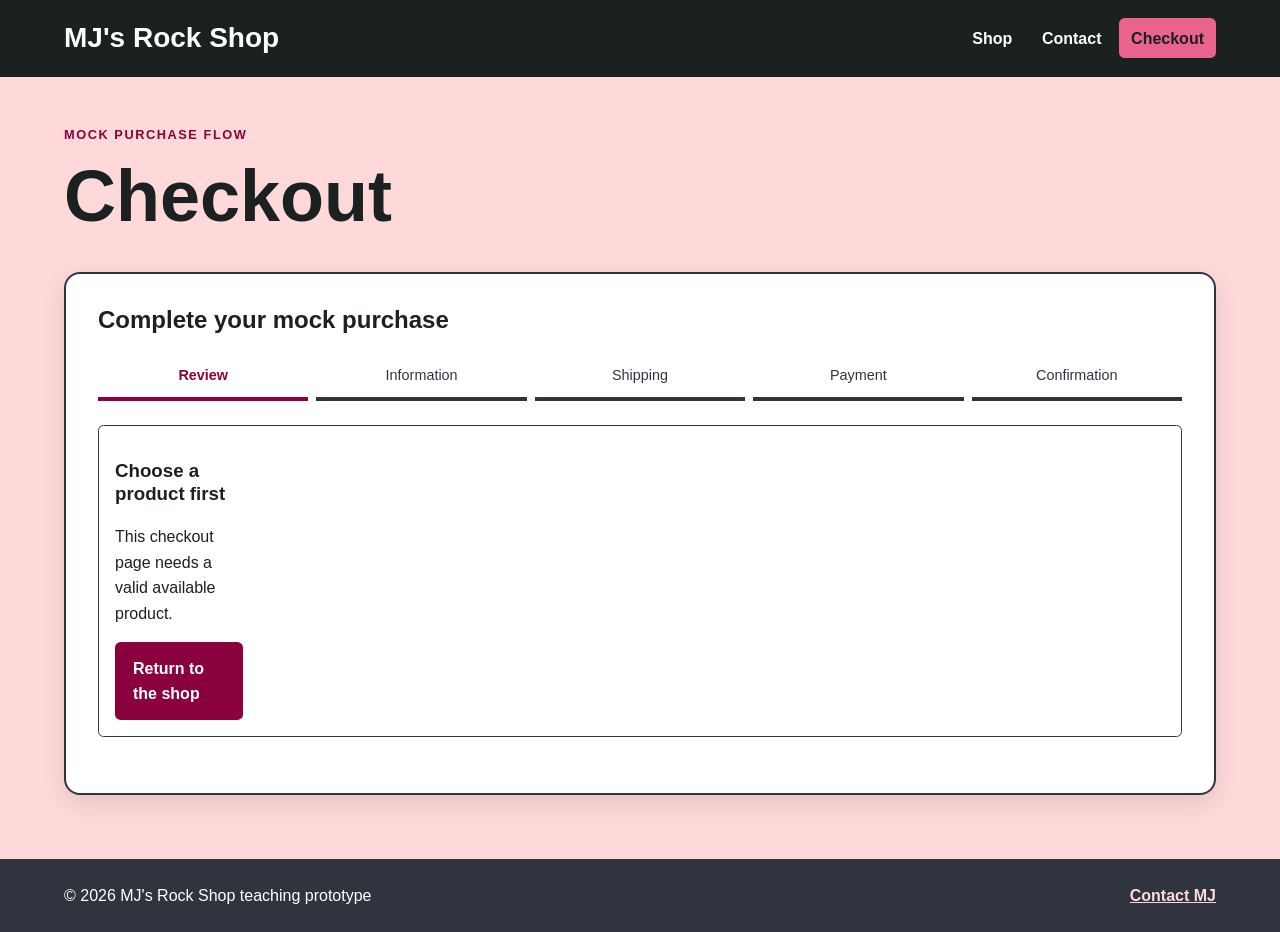
<file: app/checkout.html>
<!DOCTYPE html>
<html lang="en">
<head>
  <meta charset="UTF-8">
  <meta name="viewport" content="width=device-width, initial-scale=1.0">
  <meta name="description" content="Mock checkout for MJ's Rock Shop.">
  <title>Checkout | MJ's Rock Shop</title>
  <link rel="stylesheet" href="css/styles.css">
</head>
<body>
  <a class="skip-link" href="#main-content">Skip to main content</a>
  <header class="site-header">
    <div class="header-inner">
      <a class="brand" href="index.html">MJ's Rock Shop</a>
      <nav class="site-nav" aria-label="Primary navigation"><ul><li><a href="index.html">Shop</a></li><li><a href="contact.html">Contact</a></li><li><a href="checkout.html" aria-current="page">Checkout</a></li></ul></nav>
    </div>
  </header>
  <main id="main-content" class="main-content">
    <p class="eyebrow">Mock purchase flow</p>
    <h1>Checkout</h1>
    <section id="checkout-panel" class="panel" aria-labelledby="checkout-title">
      <h2 id="checkout-title">Complete your mock purchase</h2>
      <ol class="steps" aria-label="Checkout progress">
        <li data-step="1" class="current">Review</li>
        <li data-step="2">Information</li>
        <li data-step="3">Shipping</li>
        <li data-step="4">Payment</li>
        <li data-step="5">Confirmation</li>
      </ol>
      <div id="checkout-status" class="form-status error" role="alert" aria-live="assertive" hidden></div>
      <div id="checkout-product" class="checkout-product"></div>
      <form id="checkout-form" novalidate>
        <section class="checkout-section" data-section="1" aria-labelledby="review-heading">
          <h3 id="review-heading">1. Review your item</h3>
          <p>Check that this is the specimen you want before continuing.</p>
          <button type="button" data-next="2">Continue to information</button>
        </section>

        <section class="checkout-section" data-section="2" aria-labelledby="information-heading" hidden>
          <h3 id="information-heading">2. Customer and shipping information</h3>
          <div class="form-grid">
            <div class="field-group"><label for="checkout-name">Name <span aria-hidden="true">*</span></label><input id="checkout-name" name="name" type="text" autocomplete="name" required aria-describedby="checkout-name-error"><p id="checkout-name-error" class="field-error" hidden></p></div>
            <div class="field-group"><label for="checkout-email">Email <span aria-hidden="true">*</span></label><input id="checkout-email" name="email" type="email" autocomplete="email" required aria-describedby="checkout-email-error"><p id="checkout-email-error" class="field-error" hidden></p></div>
            <div class="field-group full-width"><label for="checkout-address">Street address <span aria-hidden="true">*</span></label><input id="checkout-address" name="address" type="text" autocomplete="street-address" required aria-describedby="checkout-address-error"><p id="checkout-address-error" class="field-error" hidden></p></div>
            <div class="field-group"><label for="checkout-city">City <span aria-hidden="true">*</span></label><input id="checkout-city" name="city" type="text" autocomplete="address-level2" required aria-describedby="checkout-city-error"><p id="checkout-city-error" class="field-error" hidden></p></div>
            <div class="field-group"><label for="checkout-state">State <span aria-hidden="true">*</span></label><input id="checkout-state" name="state" type="text" autocomplete="address-level1" required aria-describedby="checkout-state-error"><p id="checkout-state-error" class="field-error" hidden></p></div>
            <div class="field-group"><label for="checkout-zip">ZIP code <span aria-hidden="true">*</span></label><input id="checkout-zip" name="zip" type="text" inputmode="numeric" autocomplete="postal-code" required aria-describedby="checkout-zip-error"><p id="checkout-zip-error" class="field-error" hidden></p></div>
          </div>
          <div class="button-row"><button class="button-secondary" type="button" data-back="1">Back</button><button type="button" data-next="3">Continue to shipping</button></div>
        </section>

        <section class="checkout-section" data-section="3" aria-labelledby="shipping-heading" hidden>
          <h3 id="shipping-heading">3. Choose shipping</h3>
          <p id="shipping-help">Choose an eligible carrier and service.</p>
          <div id="shipping-options" class="radio-grid"></div>
          <div class="button-row"><button class="button-secondary" type="button" data-back="2">Back</button><button type="button" data-next="4">Continue to payment</button></div>
        </section>

        <section class="checkout-section" data-section="4" aria-labelledby="payment-heading" hidden>
          <h3 id="payment-heading">4. Mock payment</h3>
          <p>Use fictional test values only. Try <code>4242 4242 4242 4242</code> for success or <code>4000 0000 0000 0002</code> for a declined payment.</p>
          <div class="form-grid">
            <div class="field-group full-width"><label for="card-number">Card number <span aria-hidden="true">*</span></label><input id="card-number" name="cardNumber" type="text" inputmode="numeric" autocomplete="off" required aria-describedby="card-number-error"><p id="card-number-error" class="field-error" hidden></p></div>
            <div class="field-group"><label for="card-name">Name on card <span aria-hidden="true">*</span></label><input id="card-name" name="cardName" type="text" autocomplete="off" required aria-describedby="card-name-error"><p id="card-name-error" class="field-error" hidden></p></div>
            <div class="field-group"><label for="card-expiry">Expiration <span aria-hidden="true">*</span></label><input id="card-expiry" name="expiry" type="text" inputmode="numeric" placeholder="MM/YY" autocomplete="off" required aria-describedby="card-expiry-error"><p id="card-expiry-error" class="field-error" hidden></p></div>
          </div>
          <div class="button-row"><button class="button-secondary" type="button" data-back="3">Back</button><button type="submit">Submit mock payment</button></div>
        </section>
      </form>
      <section id="confirmation" class="confirmation" aria-labelledby="confirmation-heading" hidden></section>
    </section>
  </main>
  <script src="js/app.js"></script>
  <script src="js/checkout.js"></script>
  <footer class="site-footer"><div class="site-footer-inner"><span>&copy; 2026 MJ's Rock Shop teaching prototype</span><a href="contact.html">Contact MJ</a></div></footer>
</body>
</html>
</file>
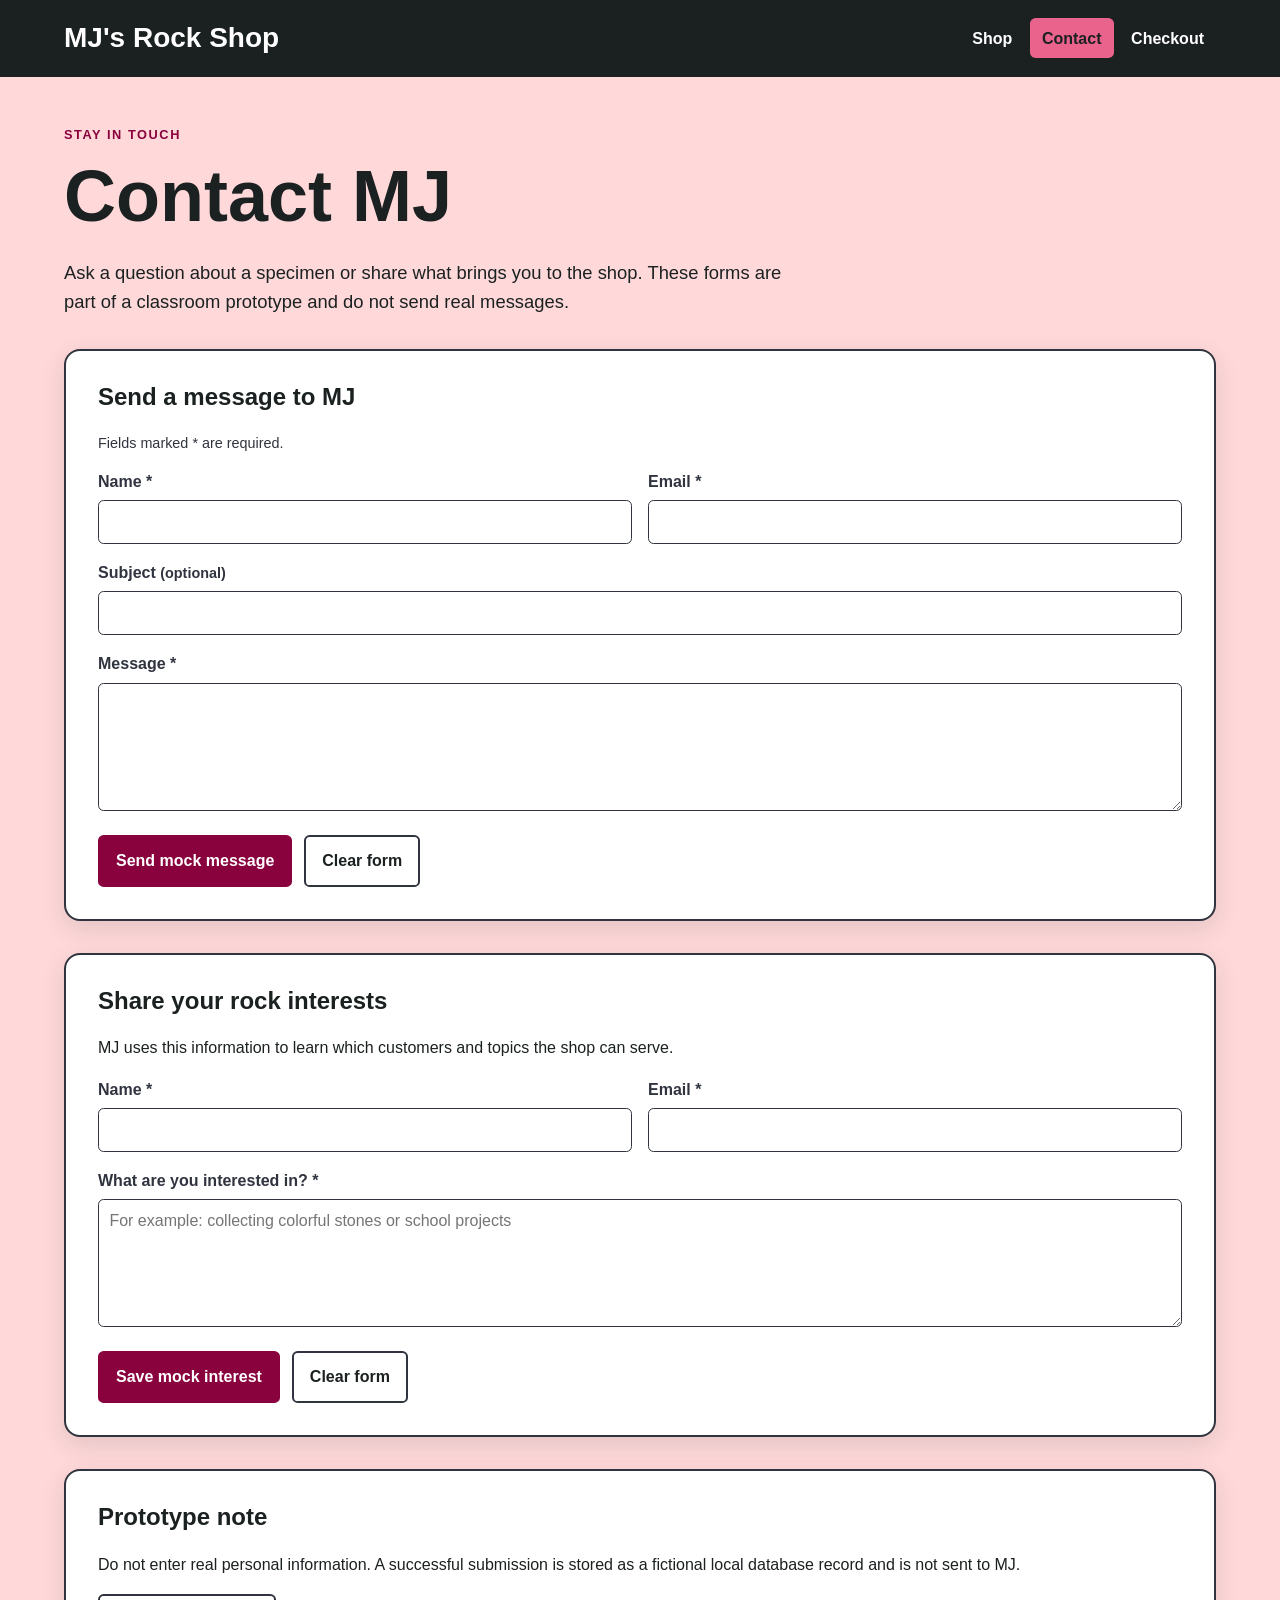
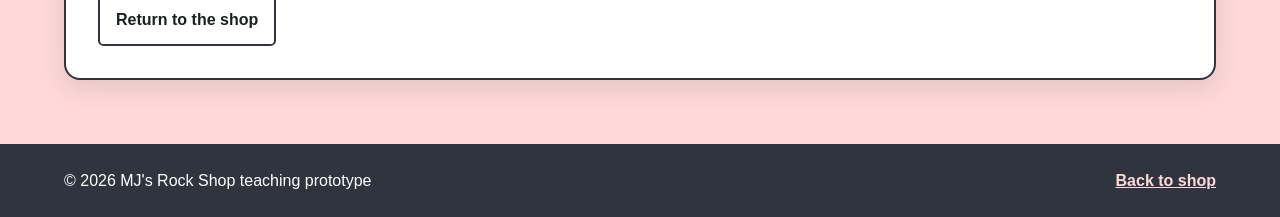
<file: app/contact.html>
<!DOCTYPE html>
<html lang="en">
<head>
  <meta charset="UTF-8">
  <meta name="viewport" content="width=device-width, initial-scale=1.0">
  <meta name="description" content="Contact MJ's Rock Shop.">
  <title>Contact | MJ's Rock Shop</title>
  <link rel="stylesheet" href="css/styles.css">
</head>
<body>
  <a class="skip-link" href="#main-content">Skip to main content</a>
  <header class="site-header">
    <div class="header-inner">
      <a class="brand" href="index.html">MJ's Rock Shop</a>
      <nav class="site-nav" aria-label="Primary navigation"><ul><li><a href="index.html">Shop</a></li><li><a href="contact.html" aria-current="page">Contact</a></li><li><a href="checkout.html">Checkout</a></li></ul></nav>
    </div>
  </header>
  <main id="main-content" class="main-content">
    <p class="eyebrow">Stay in touch</p>
    <h1>Contact MJ</h1>
    <p class="lead">Ask a question about a specimen or share what brings you to the shop. These forms are part of a classroom prototype and do not send real messages.</p>

    <section class="panel" aria-labelledby="message-title">
      <h2 id="message-title">Send a message to MJ</h2>
      <p class="required-note">Fields marked <span aria-hidden="true">*</span> are required.</p>
      <div id="message-status" class="form-status" role="status" aria-live="polite" hidden></div>
      <form id="contact-form" novalidate>
        <div class="form-grid">
          <div class="field-group">
            <label for="message-name">Name <span aria-hidden="true">*</span></label>
            <input id="message-name" name="name" type="text" autocomplete="name" required aria-describedby="message-name-error">
            <p id="message-name-error" class="field-error" hidden></p>
          </div>
          <div class="field-group">
            <label for="message-email">Email <span aria-hidden="true">*</span></label>
            <input id="message-email" name="email" type="email" autocomplete="email" required aria-describedby="message-email-error">
            <p id="message-email-error" class="field-error" hidden></p>
          </div>
          <div class="field-group full-width">
            <label for="message-subject">Subject <span class="required-note">(optional)</span></label>
            <input id="message-subject" name="subject" type="text">
          </div>
          <div class="field-group full-width">
            <label for="message-body">Message <span aria-hidden="true">*</span></label>
            <textarea id="message-body" name="message" required aria-describedby="message-body-error"></textarea>
            <p id="message-body-error" class="field-error" hidden></p>
          </div>
        </div>
        <div class="button-row">
          <button type="submit">Send mock message</button>
          <button class="button-secondary" type="reset">Clear form</button>
        </div>
      </form>
    </section>

    <section class="panel" aria-labelledby="interest-title">
      <h2 id="interest-title">Share your rock interests</h2>
      <p>MJ uses this information to learn which customers and topics the shop can serve.</p>
      <div id="interest-status" class="form-status" role="status" aria-live="polite" hidden></div>
      <form id="interest-form" novalidate>
        <div class="form-grid">
          <div class="field-group">
            <label for="interest-name">Name <span aria-hidden="true">*</span></label>
            <input id="interest-name" name="name" type="text" autocomplete="name" required aria-describedby="interest-name-error">
            <p id="interest-name-error" class="field-error" hidden></p>
          </div>
          <div class="field-group">
            <label for="interest-email">Email <span aria-hidden="true">*</span></label>
            <input id="interest-email" name="email" type="email" autocomplete="email" required aria-describedby="interest-email-error">
            <p id="interest-email-error" class="field-error" hidden></p>
          </div>
          <div class="field-group full-width">
            <label for="interest-topic">What are you interested in? <span aria-hidden="true">*</span></label>
            <textarea id="interest-topic" name="interest" required aria-describedby="interest-topic-error" placeholder="For example: collecting colorful stones or school projects"></textarea>
            <p id="interest-topic-error" class="field-error" hidden></p>
          </div>
        </div>
        <div class="button-row">
          <button type="submit">Save mock interest</button>
          <button class="button-secondary" type="reset">Clear form</button>
        </div>
      </form>
    </section>

    <section class="panel" aria-labelledby="privacy-title">
      <h2 id="privacy-title">Prototype note</h2>
    <p>Do not enter real personal information. A successful submission is stored as a fictional local database record and is not sent to MJ.</p>
      <a class="button button-secondary" href="index.html">Return to the shop</a>
    </section>
  </main>
  <footer class="site-footer"><div class="site-footer-inner"><span>&copy; 2026 MJ's Rock Shop teaching prototype</span><a href="index.html">Back to shop</a></div></footer>
  <script src="js/app.js"></script>
  <script src="js/contact.js"></script>
</body>
</html>
</file>
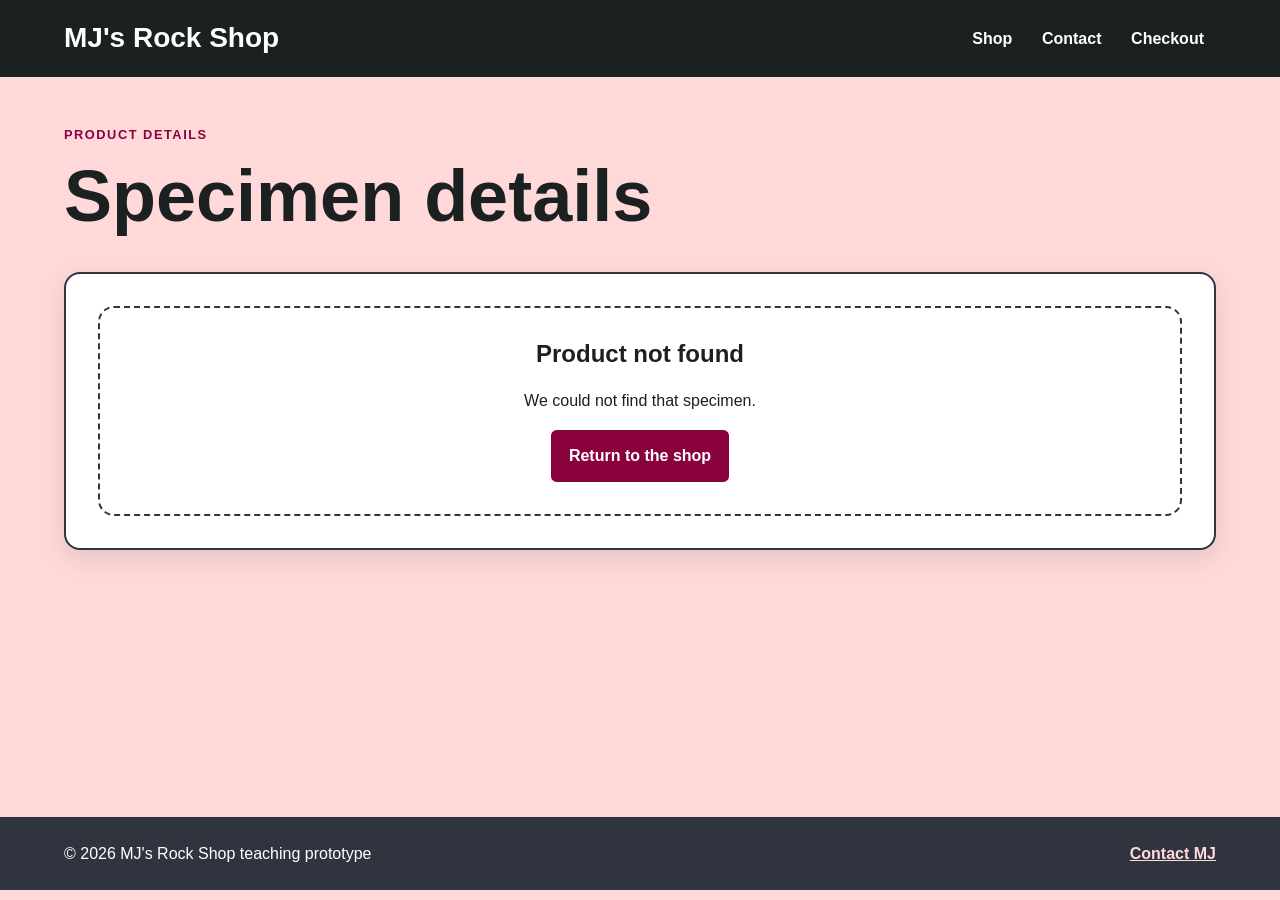
<file: app/product.html>
<!DOCTYPE html>
<html lang="en">
<head>
  <meta charset="UTF-8">
  <meta name="viewport" content="width=device-width, initial-scale=1.0">
  <meta name="description" content="Product details for MJ's Rock Shop.">
  <title>Product Details | MJ's Rock Shop</title>
  <link rel="stylesheet" href="css/styles.css">
</head>
<body>
  <a class="skip-link" href="#main-content">Skip to main content</a>
  <header class="site-header">
    <div class="header-inner">
      <a class="brand" href="index.html">MJ's Rock Shop</a>
      <nav class="site-nav" aria-label="Primary navigation"><ul><li><a href="index.html">Shop</a></li><li><a href="contact.html">Contact</a></li><li><a href="checkout.html">Checkout</a></li></ul></nav>
    </div>
  </header>
  <main id="main-content" class="main-content">
    <p class="eyebrow">Product details</p>
    <h1 id="product-page-title">Specimen details</h1>
    <section id="product-detail" class="panel" aria-labelledby="product-page-title"></section>
  </main>
  <script src="js/app.js"></script>
  <script src="js/catalog.js"></script>
  <footer class="site-footer"><div class="site-footer-inner"><span>&copy; 2026 MJ's Rock Shop teaching prototype</span><a href="contact.html">Contact MJ</a></div></footer>
</body>
</html>
</file>
<file: app/css/styles.css>
:root {
  --color-light-pink: #ffd9da;
  --color-pink: #ea638c;
  --color-deep-berry: #89023e;
  --color-slate: #30343f;
  --color-near-black: #1b2021;
  --color-white: #ffffff;
  --color-success: #176b3a;
  --color-error: #a61b1b;
  --color-warning: #785600;
  --shadow-soft: 0 0.5rem 1.5rem rgba(27, 32, 33, 0.12);
  --radius-small: 0.35rem;
  --radius-large: 1rem;
  --content-width: 72rem;
}

*,
*::before,
*::after {
  box-sizing: border-box;
}

html {
  font-size: 100%;
  scroll-behavior: smooth;
}

body {
  min-width: 18rem;
  margin: 0;
  background: var(--color-light-pink);
  color: var(--color-near-black);
  font-family: Arial, Helvetica, sans-serif;
  line-height: 1.6;
}

a {
  color: var(--color-deep-berry);
  font-weight: 700;
}

a:hover {
  color: var(--color-slate);
}

a:focus-visible,
button:focus-visible,
input:focus-visible,
select:focus-visible,
textarea:focus-visible {
  outline: 0.2rem solid var(--color-near-black);
  outline-offset: 0.2rem;
}

img {
  max-width: 100%;
  height: auto;
}

.skip-link {
  position: absolute;
  z-index: 10;
  top: -4rem;
  left: 1rem;
  padding: 0.65rem 1rem;
  background: var(--color-near-black);
  color: var(--color-white);
}

.skip-link:focus {
  top: 1rem;
}

.site-header {
  background: var(--color-near-black);
  color: var(--color-white);
}

.header-inner,
.main-content,
.site-footer-inner {
  width: min(100% - 2rem, var(--content-width));
  margin-inline: auto;
}

.header-inner {
  display: flex;
  align-items: center;
  justify-content: space-between;
  gap: 1.5rem;
  padding: 1rem 0;
}

.brand {
  color: var(--color-white);
  font-size: clamp(1.25rem, 3vw, 1.75rem);
  text-decoration: none;
}

.brand:hover {
  color: var(--color-light-pink);
}

.site-nav ul {
  display: flex;
  flex-wrap: wrap;
  gap: 0.35rem;
  margin: 0;
  padding: 0;
  list-style: none;
}

.site-nav a {
  display: inline-block;
  padding: 0.45rem 0.75rem;
  border-radius: var(--radius-small);
  color: var(--color-white);
  text-decoration: none;
}

.site-nav a:hover,
.site-nav a[aria-current="page"] {
  background: var(--color-pink);
  color: var(--color-near-black);
}

.main-content {
  min-height: calc(100vh - 10rem);
  padding: 3rem 0 4rem;
}

.eyebrow {
  margin: 0 0 0.5rem;
  color: var(--color-deep-berry);
  font-size: 0.8rem;
  font-weight: 700;
  letter-spacing: 0.12em;
  text-transform: uppercase;
}

h1,
h2,
h3 {
  line-height: 1.2;
}

h1 {
  max-width: 18ch;
  margin: 0 0 1rem;
  font-size: clamp(2.25rem, 6vw, 4.5rem);
}

h2 {
  margin-top: 0;
}

.lead {
  max-width: 46rem;
  font-size: 1.15rem;
}

.hero,
.panel,
.placeholder-card {
  border: 0.15rem solid var(--color-slate);
  border-radius: var(--radius-large);
  background: var(--color-white);
  box-shadow: var(--shadow-soft);
}

.catalog-toolbar {
  display: grid;
  grid-template-columns: 2fr repeat(4, 1fr);
  gap: 1rem;
  align-items: end;
}

.field-group {
  display: grid;
  gap: 0.35rem;
}

.field-group label {
  color: var(--color-slate);
  font-weight: 700;
}

.field-group input,
.field-group select {
  width: 100%;
  min-height: 2.75rem;
  padding: 0.5rem 0.65rem;
  border: 0.12rem solid var(--color-slate);
  border-radius: var(--radius-small);
  background: var(--color-white);
  color: var(--color-near-black);
  font: inherit;
}

.form-grid {
  display: grid;
  grid-template-columns: repeat(2, 1fr);
  gap: 1rem;
}

.form-grid .full-width {
  grid-column: 1 / -1;
}

.field-group textarea {
  width: 100%;
  min-height: 8rem;
  padding: 0.5rem 0.65rem;
  border: 0.12rem solid var(--color-slate);
  border-radius: var(--radius-small);
  background: var(--color-white);
  color: var(--color-near-black);
  font: inherit;
  resize: vertical;
}

.required-note {
  color: var(--color-slate);
  font-size: 0.9rem;
}

.field-error {
  margin: 0;
  color: var(--color-error);
  font-size: 0.9rem;
  font-weight: 700;
}

.input-error {
  border-color: var(--color-error) !important;
}

.form-status {
  margin: 1rem 0;
  padding: 1rem;
  border-left: 0.4rem solid var(--color-success);
  background: #dff3e7;
}

.form-status.error {
  border-left-color: var(--color-error);
  background: #fde5e5;
}

.filter-actions {
  display: flex;
  flex-wrap: wrap;
  gap: 0.75rem;
  margin-top: 1rem;
}

.catalog-heading {
  display: flex;
  flex-wrap: wrap;
  align-items: baseline;
  justify-content: space-between;
  gap: 1rem;
  margin-bottom: 1rem;
}

.catalog-grid {
  display: grid;
  grid-template-columns: repeat(3, 1fr);
  gap: 1rem;
}

.product-card {
  display: flex;
  flex-direction: column;
  overflow: hidden;
  border: 0.15rem solid var(--color-slate);
  border-radius: var(--radius-large);
  background: var(--color-white);
  box-shadow: var(--shadow-soft);
}

.product-card img {
  display: block;
  width: 100%;
  aspect-ratio: 1;
  object-fit: cover;
}

.product-card-content {
  display: flex;
  flex: 1;
  flex-direction: column;
  padding: 1rem;
}

.product-card h3 {
  margin: 0;
  font-size: 1.25rem;
}

.product-card h3 a {
  text-decoration: none;
}

.product-card .price {
  margin: 0.5rem 0;
  color: var(--color-deep-berry);
  font-size: 1.2rem;
  font-weight: 700;
}

.product-card .button-row {
  margin-top: auto;
  padding-top: 1rem;
}

.badge {
  display: inline-block;
  width: fit-content;
  margin-bottom: 0.65rem;
  padding: 0.2rem 0.5rem;
  border-radius: 99rem;
  background: var(--color-pink);
  color: var(--color-near-black);
  font-size: 0.8rem;
  font-weight: 700;
}

.unavailable {
  color: var(--color-error);
  font-weight: 700;
}

.empty-state {
  padding: 2rem;
  border: 0.15rem dashed var(--color-slate);
  border-radius: var(--radius-large);
  background: var(--color-white);
  text-align: center;
}

.detail-layout {
  display: grid;
  grid-template-columns: minmax(0, 1fr) minmax(0, 1.2fr);
  gap: 2rem;
  align-items: start;
}

.detail-image {
  width: 100%;
  border: 0.15rem solid var(--color-slate);
  border-radius: var(--radius-large);
}

.detail-price {
  color: var(--color-deep-berry);
  font-size: 1.5rem;
  font-weight: 700;
}

.characteristics {
  width: 100%;
  border-collapse: collapse;
  margin: 1.5rem 0;
}

.characteristics th,
.characteristics td {
  padding: 0.65rem;
  border-bottom: 0.1rem solid var(--color-slate);
  text-align: left;
  vertical-align: top;
}

.characteristics th {
  width: 35%;
  color: var(--color-slate);
}

.warning {
  margin: 1rem 0;
  padding: 1rem;
  border-left: 0.4rem solid var(--color-warning);
  background: #fff4c2;
}

.steps {
  display: grid;
  grid-template-columns: repeat(5, 1fr);
  gap: 0.5rem;
  margin: 0 0 1.5rem;
  padding: 0;
  list-style: none;
}

.steps li {
  padding: 0.6rem;
  border-bottom: 0.3rem solid var(--color-slate);
  color: var(--color-slate);
  font-size: 0.9rem;
  text-align: center;
}

.steps li.current {
  border-bottom-color: var(--color-deep-berry);
  color: var(--color-deep-berry);
  font-weight: 700;
}

.checkout-product {
  display: grid;
  grid-template-columns: 8rem 1fr;
  gap: 1rem;
  align-items: center;
  margin-bottom: 1.5rem;
  padding: 1rem;
  border: 0.12rem solid var(--color-slate);
  border-radius: var(--radius-small);
}

.checkout-product img {
  width: 8rem;
  aspect-ratio: 1;
  object-fit: cover;
  border-radius: var(--radius-small);
}

.radio-grid {
  display: grid;
  grid-template-columns: repeat(2, 1fr);
  gap: 0.75rem;
}

.radio-option {
  display: flex;
  gap: 0.6rem;
  align-items: flex-start;
  padding: 0.8rem;
  border: 0.12rem solid var(--color-slate);
  border-radius: var(--radius-small);
}

.radio-option input {
  margin-top: 0.3rem;
  accent-color: var(--color-deep-berry);
}

.checkout-section[hidden],
.confirmation[hidden] {
  display: none;
}

.confirmation {
  border: 0.2rem solid var(--color-success);
  border-radius: var(--radius-large);
  background: #dff3e7;
  padding: 1.5rem;
}

.visually-hidden {
  position: absolute;
  width: 1px;
  height: 1px;
  padding: 0;
  margin: -1px;
  overflow: hidden;
  clip: rect(0, 0, 0, 0);
  white-space: nowrap;
  border: 0;
}

.hero {
  display: grid;
  grid-template-columns: 1.5fr 1fr;
  gap: 2rem;
  align-items: center;
  padding: clamp(1.5rem, 5vw, 4rem);
}

.hero-art {
  min-height: 16rem;
  border-radius: 50% 50% 45% 55%;
  background: var(--color-deep-berry) url("../assets/hero-mj-rock-shop.png") center / cover no-repeat;
  box-shadow: 0 0.5rem 1.5rem rgba(27, 32, 33, 0.2);
}

.button,
button {
  display: inline-block;
  border: 0.15rem solid var(--color-deep-berry);
  border-radius: var(--radius-small);
  background: var(--color-deep-berry);
  color: var(--color-white);
  cursor: pointer;
  font: inherit;
  font-weight: 700;
  padding: 0.7rem 1rem;
  text-decoration: none;
}

.button:hover,
button:hover {
  border-color: var(--color-near-black);
  background: var(--color-near-black);
  color: var(--color-white);
}

.button-secondary {
  border-color: var(--color-slate);
  background: var(--color-white);
  color: var(--color-near-black);
}

.button-secondary:hover {
  background: var(--color-light-pink);
  color: var(--color-near-black);
}

.button-row {
  display: flex;
  flex-wrap: wrap;
  gap: 0.75rem;
  margin-top: 1.5rem;
}

.panel {
  margin-top: 2rem;
  padding: clamp(1.25rem, 4vw, 2rem);
}

.placeholder-grid {
  display: grid;
  grid-template-columns: repeat(3, 1fr);
  gap: 1rem;
}

.placeholder-card {
  min-height: 10rem;
  padding: 1.25rem;
}

.placeholder-card h3 {
  margin-top: 0;
  color: var(--color-deep-berry);
}

.notice {
  margin-top: 1rem;
  padding: 1rem;
  border-left: 0.4rem solid var(--color-deep-berry);
  background: var(--color-light-pink);
}

.site-footer {
  background: var(--color-slate);
  color: var(--color-white);
}

.site-footer-inner {
  display: flex;
  flex-wrap: wrap;
  justify-content: space-between;
  gap: 1rem;
  padding: 1.5rem 0;
}

.site-footer a {
  color: var(--color-light-pink);
}

@media (max-width: 45rem) {
  .header-inner,
  .site-footer-inner {
    align-items: flex-start;
    flex-direction: column;
  }

  .hero,
  .placeholder-grid,
  .catalog-grid,
  .detail-layout {
    grid-template-columns: 1fr;
  }

  .catalog-toolbar {
    grid-template-columns: 1fr;
  }

  .form-grid {
    grid-template-columns: 1fr;
  }

  .steps {
    grid-template-columns: 1fr;
  }

  .radio-grid,
  .checkout-product {
    grid-template-columns: 1fr;
  }

  .checkout-product img {
    width: 100%;
    max-width: 12rem;
  }

  .form-grid .full-width {
    grid-column: auto;
  }

  .hero-art {
    min-height: 10rem;
  }
}

@media (prefers-reduced-motion: reduce) {
  html {
    scroll-behavior: auto;
  }
}
</file>
